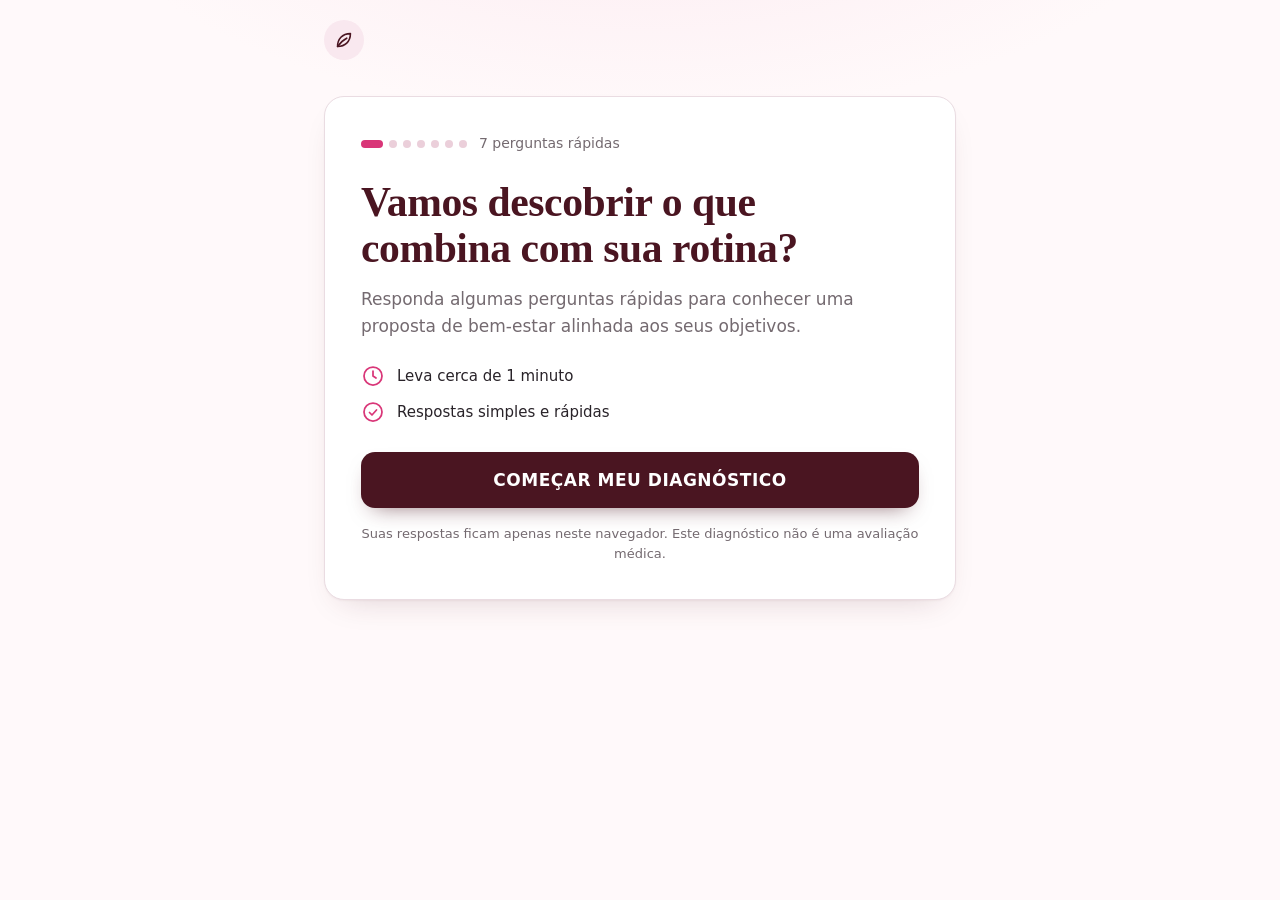
<file: quiz-bem-estar-7-dias/index.html>
<!DOCTYPE html>
<html lang="pt-BR">
<head>
  <meta charset="utf-8">
  <meta name="viewport" content="width=device-width, initial-scale=1, viewport-fit=cover">
  <meta name="color-scheme" content="light">
  <meta name="theme-color" content="#4A1521">
  <meta name="description" content="Responda algumas perguntas rápidas e conheça uma proposta de bem-estar alinhada à sua rotina e aos seus objetivos.">
  <title>Diagnóstico de bem-estar | Programa de 7 dias</title>
  <link rel="icon" href="data:image/svg+xml,%3Csvg xmlns='http://www.w3.org/2000/svg' viewBox='0 0 32 32'%3E%3Crect width='32' height='32' rx='9' fill='%234A1521'/%3E%3Cpath d='M8 24C8 15 13 9 24 8c0 11-6 16-16 16z' fill='%23F9E8EF'/%3E%3C/svg%3E">
  <link rel="stylesheet" href="style.css">
  <script src="script.js" defer></script>
</head>
<body>
  <a class="skip-link" href="#main">Ir para o conteúdo</a>

  <!-- Ícones SVG inline (sem dependências externas) -->
  <svg class="sprite" xmlns="http://www.w3.org/2000/svg" aria-hidden="true" focusable="false">
    <symbol id="icon-leaf" viewBox="0 0 24 24"><path d="M5 19c0-8 5-14 14-14 0 9-6 14-14 14Z"/><path d="M5 19c3-4 6-7 10-9"/></symbol>
    <symbol id="icon-clock" viewBox="0 0 24 24"><circle cx="12" cy="12" r="9"/><path d="M12 7v5l3 2"/></symbol>
    <symbol id="icon-check-circle" viewBox="0 0 24 24"><circle cx="12" cy="12" r="9"/><path d="m8.5 12.5 2.5 2.5 4.5-5"/></symbol>
    <symbol id="icon-check" viewBox="0 0 24 24"><path d="m5 12.5 4.5 4.5L19 7.5"/></symbol>
    <symbol id="icon-calendar" viewBox="0 0 24 24"><rect x="4" y="5" width="16" height="15" rx="3"/><path d="M8 3v4M16 3v4M4 10h16"/></symbol>
    <symbol id="icon-route" viewBox="0 0 24 24"><circle cx="6" cy="18" r="2"/><circle cx="18" cy="6" r="2"/><path d="M8 18h6a3 3 0 0 0 0-6h-4a3 3 0 0 1 0-6h6"/></symbol>
    <symbol id="icon-chart" viewBox="0 0 24 24"><path d="M4 19V5M4 19h16M8 15l4-4 3 3 5-6"/></symbol>
  </svg>

  <div class="page">
    <header class="site-header">
      <div class="brand-mark" aria-hidden="true">
        <svg class="icon"><use href="#icon-leaf"/></svg>
      </div>
      <h1 class="sr-only">Diagnóstico de bem-estar</h1>
      <button type="button" id="btn-header-restart" class="btn btn--ghost btn--small" hidden>Recomeçar</button>
    </header>

    <main id="main" class="stage">
      <noscript>
        <p class="error-box">Este diagnóstico precisa de JavaScript para funcionar. Ative o JavaScript no navegador e recarregue a página.</p>
      </noscript>

      <p id="app-error" class="error-box" role="alert" hidden>
        Não foi possível carregar o diagnóstico. Atualize a página e tente novamente.
      </p>

      <!-- ===== Tela de introdução ===== -->
      <section id="screen-intro" class="screen" aria-labelledby="intro-title" hidden>
        <div class="card" data-animate>
          <div class="steps-hint">
            <div class="steps-hint__dots" aria-hidden="true">
              <span></span><span></span><span></span><span></span><span></span><span></span><span></span>
            </div>
            <span class="steps-hint__text">7 perguntas rápidas</span>
          </div>

          <h2 id="intro-title" class="screen-title screen-title--xl" tabindex="-1">Vamos descobrir o que combina com sua rotina?</h2>
          <p class="lead">Responda algumas perguntas rápidas para conhecer uma proposta de bem-estar alinhada aos seus objetivos.</p>

          <ul class="meta-list">
            <li><svg class="icon" aria-hidden="true" focusable="false"><use href="#icon-clock"/></svg><span>Leva cerca de 1 minuto</span></li>
            <li><svg class="icon" aria-hidden="true" focusable="false"><use href="#icon-check-circle"/></svg><span>Respostas simples e rápidas</span></li>
          </ul>

          <button type="button" id="btn-start" class="btn btn--primary btn--cta btn--block">COMEÇAR MEU DIAGNÓSTICO</button>
          <p class="fineprint">Suas respostas ficam apenas neste navegador. Este diagnóstico não é uma avaliação médica.</p>
        </div>
      </section>

      <!-- ===== Tela de pergunta (conteúdo montado pelo script.js) ===== -->
      <section id="screen-question" class="screen" aria-labelledby="question-title" hidden>
        <div class="progress">
          <p id="progress-text" class="progress__text">Pergunta 1 de 7</p>
          <div id="progress-track" class="progress__track" role="progressbar" aria-label="Progresso do diagnóstico" aria-valuemin="1" aria-valuemax="7" aria-valuenow="1" aria-valuetext="Pergunta 1 de 7">
            <div id="progress-fill" class="progress__fill"></div>
          </div>
        </div>

        <div class="card" data-animate>
          <h2 id="question-title" class="screen-title" tabindex="-1"></h2>
          <p id="question-hint" class="question-hint"></p>
          <div id="options" class="options" role="radiogroup" aria-labelledby="question-title" aria-describedby="question-hint"></div>
        </div>

        <div class="nav">
          <button type="button" id="btn-back" class="btn btn--ghost">Voltar</button>
          <button type="button" id="btn-next" class="btn btn--primary btn--next" disabled>Continuar</button>
        </div>
      </section>

      <!-- ===== Tela de resultado ===== -->
      <section id="screen-result" class="screen" aria-labelledby="result-title" hidden>
        <article class="card" data-animate>
          <h2 id="result-title" class="screen-title screen-title--xl" tabindex="-1">Seu próximo passo começa com uma rotina possível</h2>
          <p id="result-summary" class="lead"></p>

          <dl id="result-answers" class="answer-summary"></dl>

          <h3 class="section-title">O que pode ajudar você a começar</h3>
          <ul id="result-tips" class="tips"></ul>
        </article>

        <article class="card card--program" aria-labelledby="program-title" data-animate>
          <h3 id="program-title" class="program__title">Conheça o Programa de Bem-Estar de 7 Dias</h3>
          <p class="program__text">Um programa digital com orientações organizadas para ajudar você a estruturar uma rotina de autocuidado, respeitando sua disponibilidade e seus objetivos.</p>

          <ul id="program-features" class="feature-list"></ul>

          <p id="start-note" class="program__note"></p>

          <button type="button" id="btn-cta" class="btn btn--light btn--cta btn--block">QUERO CONHECER O PROGRAMA</button>
          <p id="cta-message" class="cta-message" role="status" aria-live="polite"></p>
        </article>

        <p class="disclaimer">Este diagnóstico e o programa não substituem avaliação ou orientação profissional de saúde, quando necessária.</p>

        <button type="button" id="btn-restart" class="btn btn--ghost btn--block">Recomeçar diagnóstico</button>
      </section>
    </main>
  </div>
</body>
</html>
</file>
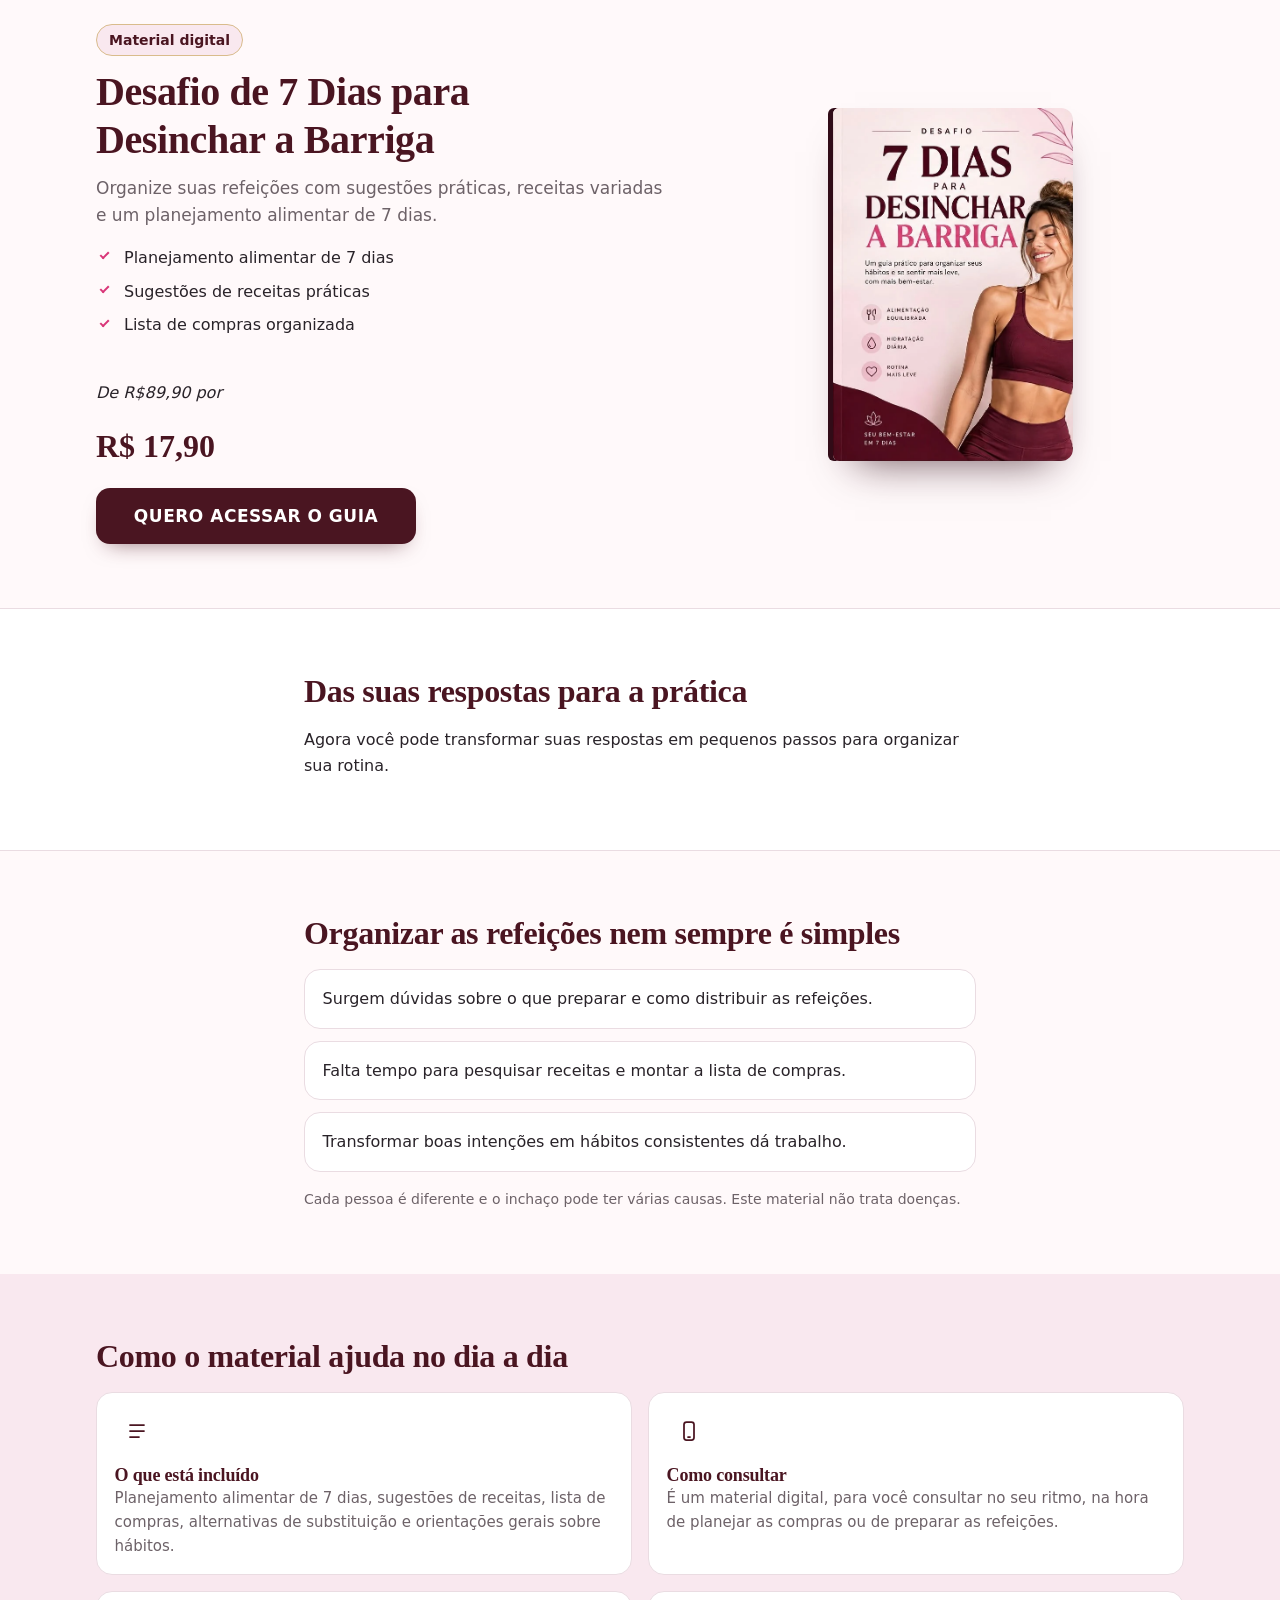
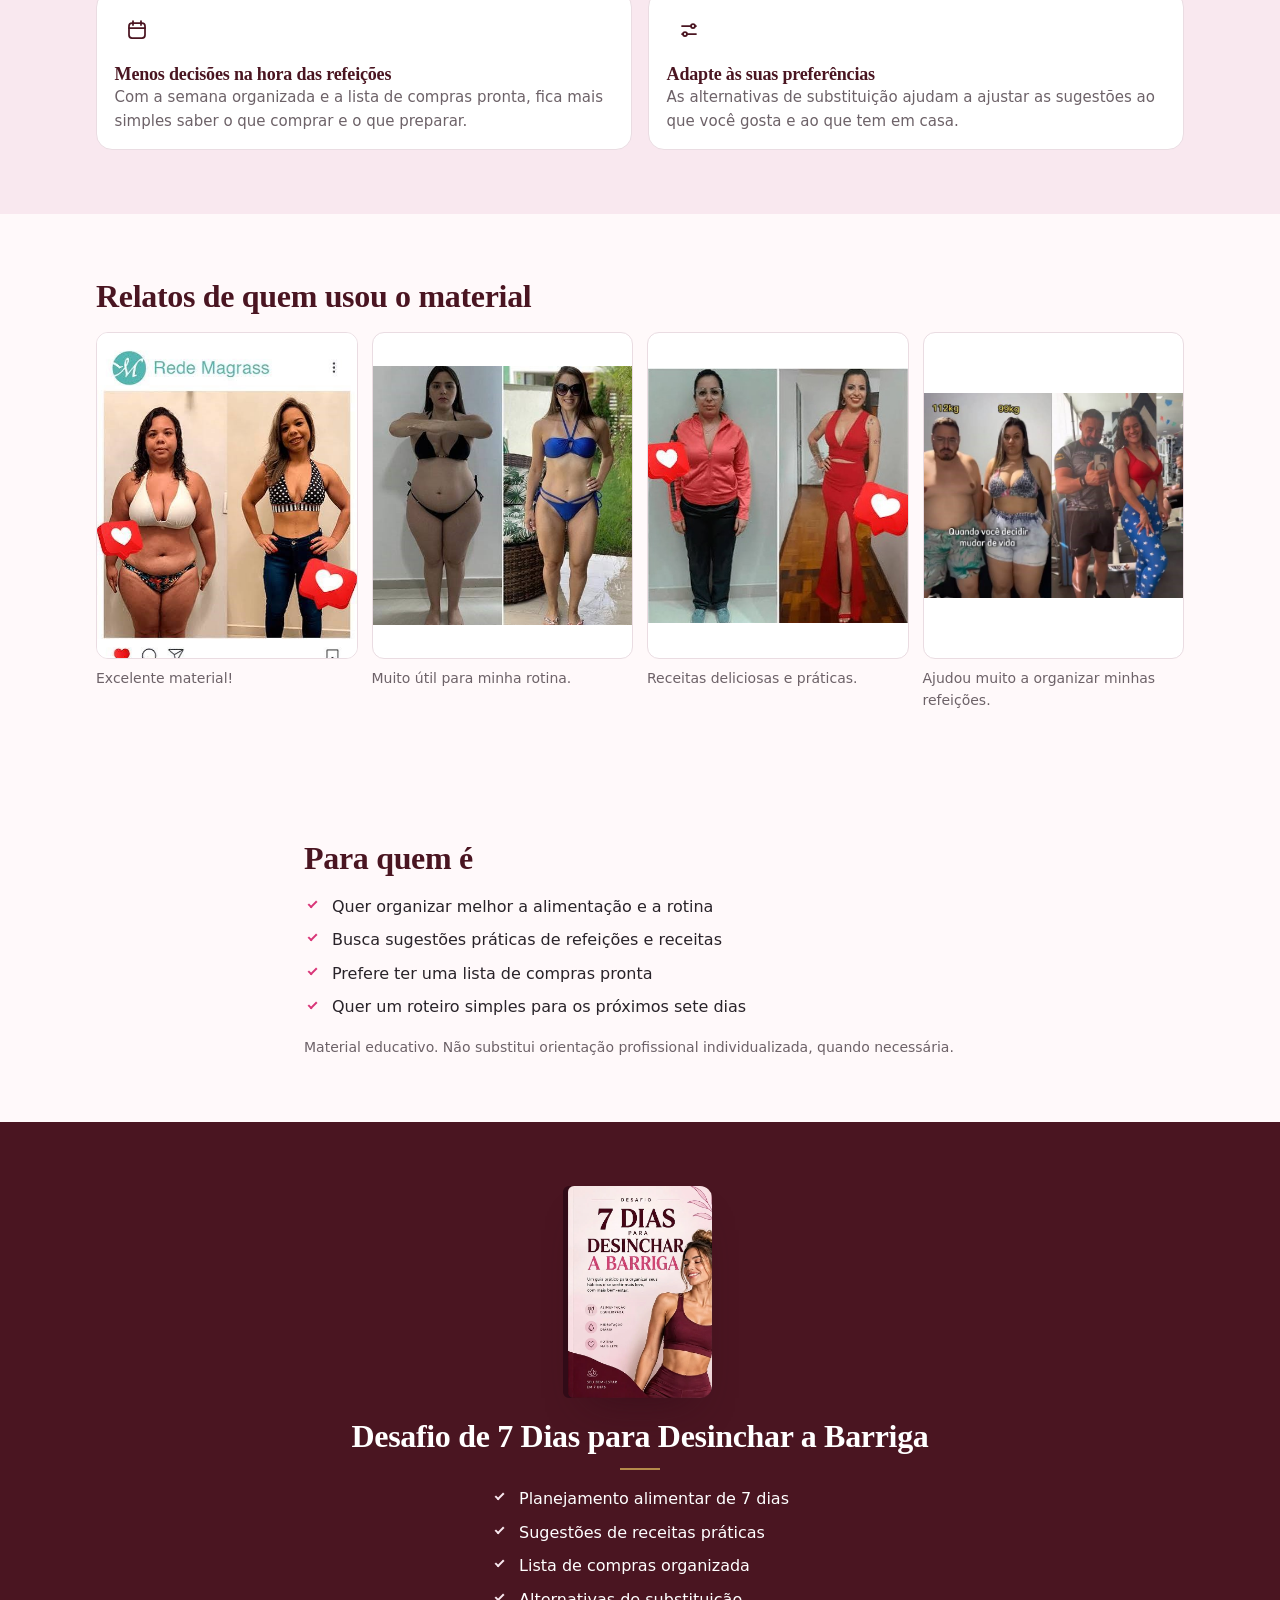
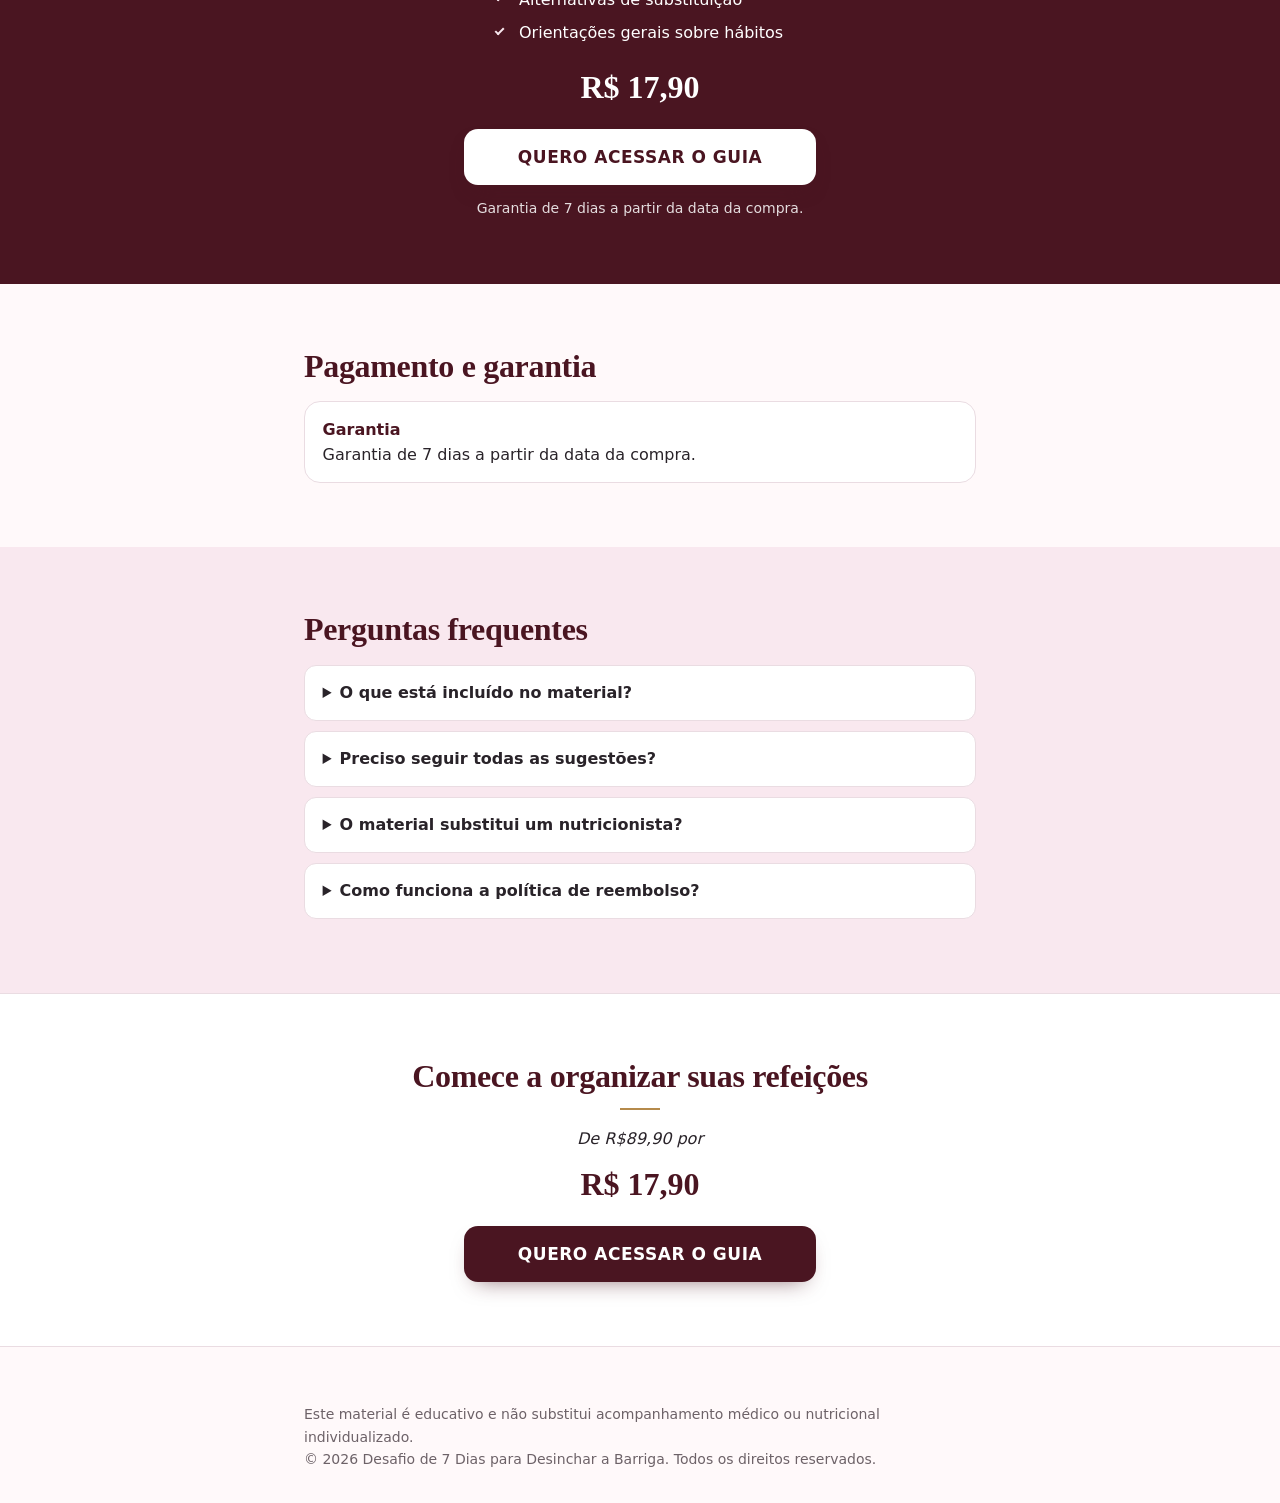
<file: quiz-bem-estar-7-dias/vendas.html>
<!DOCTYPE html>
<html lang="pt-BR">

<head>
  <meta charset="utf-8">
  <meta name="viewport" content="width=device-width, initial-scale=1, viewport-fit=cover">
  <title>Desafio de 7 Dias para Desinchar a Barriga</title>
  <meta name="description"
    content="Organize suas refeições com sugestões práticas, receitas variadas e um planejamento alimentar de 7 dias. Material digital.">
  <meta name="theme-color" content="#4A1521">
  <meta property="og:type" content="website">
  <meta property="og:locale" content="pt_BR">
  <meta property="og:title" content="Desafio de 7 Dias para Desinchar a Barriga">
  <meta property="og:description"
    content="Planejamento alimentar de 7 dias, receitas práticas e lista de compras organizada.">
  <link rel="icon"
    href="data:image/svg+xml,%3Csvg xmlns='http://www.w3.org/2000/svg' viewBox='0 0 32 32'%3E%3Crect width='32' height='32' rx='9' fill='%234A1521'/%3E%3Cpath d='M8 24C8 15 13 9 24 8c0 11-6 16-16 16z' fill='%23F9E8EF'/%3E%3C/svg%3E">
  <link rel="stylesheet" href="vendas.css">
  <script src="vendas.js" defer></script>
</head>

<body>
  <main>

    <!-- 1. PRIMEIRA DOBRA -->
    <section class="hero">
      <div class="wrap hero__grid">
        <div>
          <p class="tag">Material digital</p>
          <h1>Desafio de 7 Dias para Desinchar a Barriga</h1>
          <p class="sub">Organize suas refeições com sugestões práticas, receitas variadas e um planejamento alimentar
            de 7 dias.</p>
          <ul class="ticks">
            <li>Planejamento alimentar de 7 dias</li>
            <li>Sugestões de receitas práticas</li>
            <li>Lista de compras organizada</li>
            <br>
            <p> <i>De R$89,90 por</i> </p>
          </ul>
          <p class="promo" hidden><span>De <s data-regular></s> por</span><span>Oferta válida até <time
                data-end></time></span><span class="timer" data-timer role="timer" aria-live="off"></span></p>
          <p class="price"><strong>R$ 17,90</strong></p>
          <button type="button" id="hero-cta" class="btn" data-cta>QUERO ACESSAR O GUIA</button>
          <p class="cta-msg" role="status"></p>
        </div>
        <figure class="cover-wrap">
          <img class="cover-img" src="./capa-desafio.webp" width="547" height="805" fetchpriority="high"
            alt="Capa do guia Desafio de 7 Dias para Desinchar a Barriga">
        </figure>
      </div>
    </section>

    <!-- 2. CONTINUIDADE DO QUIZ -->
    <section class="band">
      <div class="wrap narrow">
        <h2>Das suas respostas para a prática</h2>
        <p>Agora você pode transformar suas respostas em pequenos passos para organizar sua rotina.</p>
        <p id="quiz-note"></p>
      </div>
    </section>

    <!-- 3. IDENTIFICAÇÃO -->
    <section>
      <div class="wrap narrow">
        <h2>Organizar as refeições nem sempre é simples</h2>
        <ul class="cards cards--1">
          <li>Surgem dúvidas sobre o que preparar e como distribuir as refeições.</li>
          <li>Falta tempo para pesquisar receitas e montar a lista de compras.</li>
          <li>Transformar boas intenções em hábitos consistentes dá trabalho.</li>
        </ul>
        <p class="note">Cada pessoa é diferente e o inchaço pode ter várias causas. Este material não trata doenças.</p>
      </div>
    </section>

    <!-- 4. CONTEÚDO REAL (aparece quando houver imagens em PREVIEWS no vendas.js) -->
    <section id="previa" class="alt" hidden>
      <div class="wrap">
        <h2>Veja exemplos do material</h2>
        <div id="previa-lista" class="previews"></div>
      </div>
    </section>

    <!-- 5. BENEFÍCIOS E CONTEÚDO -->
    <section class="alt-soft">
      <div class="wrap">
        <h2>Como o material ajuda no dia a dia</h2>
        <div class="grid2 benefits">
          <article class="box">
            <div class="ico-wrap"><svg class="ico" viewBox="0 0 24 24" aria-hidden="true">
                <path d="M5 6h14M5 12h14M5 18h9" />
              </svg></div>
            <h3>O que está incluído</h3>
            <p>Planejamento alimentar de 7 dias, sugestões de receitas, lista de compras, alternativas de substituição e
              orientações gerais sobre hábitos.</p>
          </article>
          <article class="box">
            <div class="ico-wrap"><svg class="ico" viewBox="0 0 24 24" aria-hidden="true">
                <rect x="7" y="3" width="10" height="18" rx="2.5" />
                <path d="M11 18h2" />
              </svg></div>
            <h3>Como consultar</h3>
            <p>É um material digital, para você consultar no seu ritmo, na hora de planejar as compras ou de preparar as
              refeições.</p>
          </article>
          <article class="box">
            <div class="ico-wrap"><svg class="ico" viewBox="0 0 24 24" aria-hidden="true">
                <rect x="4" y="5" width="16" height="15" rx="3" />
                <path d="M8 3v4M16 3v4M4 10h16" />
              </svg></div>
            <h3>Menos decisões na hora das refeições</h3>
            <p>Com a semana organizada e a lista de compras pronta, fica mais simples saber o que comprar e o que
              preparar.</p>
          </article>
          <article class="box">
            <div class="ico-wrap"><svg class="ico" viewBox="0 0 24 24" aria-hidden="true">
                <path d="M5 8h9M18 8h1M5 16h1M10 16h9" />
                <circle cx="16" cy="8" r="2" />
                <circle cx="8" cy="16" r="2" />
              </svg></div>
            <h3>Adapte às suas preferências</h3>
            <p>As alternativas de substituição ajudam a ajustar as sugestões ao que você gosta e ao que tem em casa.</p>
          </article>
        </div>
      </div>
    </section>

    <!-- 6. PROVAS SOCIAIS (só aparece com materiais reais configurados em vendas.js) -->
    <section id="provas" hidden>
      <div class="wrap">
        <h2>Relatos de quem usou o material</h2>
        <div id="provas-lista" class="proofs" role="region" aria-label="Relatos de clientes" tabindex="0"></div>
      </div>
    </section>

    <!-- 7. PARA QUEM É -->
    <section>
      <div class="wrap narrow">
        <h2>Para quem é</h2>
        <ul class="ticks">
          <li>Quer organizar melhor a alimentação e a rotina</li>
          <li>Busca sugestões práticas de refeições e receitas</li>
          <li>Prefere ter uma lista de compras pronta</li>
          <li>Quer um roteiro simples para os próximos sete dias</li>
        </ul>
        <p class="note">Material educativo. Não substitui orientação profissional individualizada, quando necessária.
        </p>
      </div>
    </section>

    <!-- 8. OFERTA -->
    <section id="oferta" class="offer">
      <div class="wrap narrow center">
        <img class="cover-img cover-img--sm" src="./capa-desafio.webp" width="547" height="805" loading="lazy"
          alt="Capa do guia Desafio de 7 Dias para Desinchar a Barriga">
        <h2>Desafio de 7 Dias para Desinchar a Barriga</h2>
        <ul class="ticks ticks--light">
          <li>Planejamento alimentar de 7 dias</li>
          <li>Sugestões de receitas práticas</li>
          <li>Lista de compras organizada</li>
          <li>Alternativas de substituição</li>
          <li>Orientações gerais sobre hábitos</li>
        </ul>
        <p class="promo" hidden><span>De <s data-regular></s> por</span><span>Oferta válida até <time
              data-end></time></span><span class="timer" data-timer role="timer" aria-live="off"></span></p>
        <p class="price price--big"><strong>R$ 17,90</strong></p>
        <button type="button" class="btn btn--light" data-cta>QUERO ACESSAR O GUIA</button>
        <p class="cta-msg" role="status"></p>
        <p id="info-acesso" class="micro"></p>
        <p id="info-garantia" class="micro"></p>

        <div id="bumps" class="bumps" hidden>
          <h3 class="bumps-title">Ofertas adicionais, opcionais</h3>
          <p class="micro">Disponíveis no checkout, com preços separados. Não estão incluídas nos R$ 17,90.</p>
          <ul id="bumps-lista" class="bumps-list"></ul>
        </div>
      </div>
    </section>

    <!-- 9. PAGAMENTO E GARANTIA (preenchido por vendas.js somente com dados confirmados) -->
    <section id="pagamento" hidden>
      <div class="wrap narrow">
        <h2>Pagamento e garantia</h2>
        <dl id="pagamento-lista" class="info"></dl>
      </div>
    </section>

    <!-- 10. FAQ -->
    <section class="alt">
      <div class="wrap narrow">
        <h2>Perguntas frequentes</h2>
        <details>
          <summary>O que está incluído no material?</summary>
          <p>Planejamento alimentar de 7 dias, sugestões de receitas, lista de compras, alternativas de substituição e
            orientações gerais sobre hábitos.</p>
        </details>
        <details data-faq="access">
          <summary>Como recebo o produto?</summary>
          <p></p>
        </details>
        <details data-faq="devices">
          <summary>Em quais dispositivos posso consultar o arquivo?</summary>
          <p></p>
        </details>
        <details>
          <summary>Preciso seguir todas as sugestões?</summary>
          <p>Não. As sugestões são um ponto de partida: você pode ajustar conforme suas preferências, sua rotina e suas
            necessidades.</p>
        </details>
        <details>
          <summary>O material substitui um nutricionista?</summary>
          <p>Não. O material é educativo e traz orientações gerais. Para um plano individualizado, procure um
            nutricionista ou outro profissional de saúde.</p>
        </details>
        <details data-faq="refund">
          <summary>Como funciona a política de reembolso?</summary>
          <p></p>
        </details>
      </div>
    </section>

    <!-- 11. CTA FINAL -->
    <section class="final">
      <div class="wrap narrow center">
        <h2>Comece a organizar suas refeições</h2>
        <p> <i>De R$89,90 por</i> </p>
        <p class="promo" hidden><span>De <s data-regular></s> por</span><span>Oferta válida até <time
              data-end></time></span><span class="timer" data-timer role="timer" aria-live="off"></span></p>
        <p class="price"><strong>R$ 17,90</strong></p>
        <button type="button" class="btn" data-cta>QUERO ACESSAR O GUIA</button>
        <p class="cta-msg" role="status"></p>
      </div>
    </section>

  </main>

  <footer>
    <div class="wrap narrow">
      <p id="rodape-id"></p>
      <nav id="rodape-links" aria-label="Documentos"></nav>
      <p class="micro">Este material é educativo e não substitui acompanhamento médico ou nutricional individualizado.
        <br>© 2026 Desafio de 7 Dias para Desinchar a
        Barriga. Todos os direitos reservados.</p>
    </div>
  </footer>

  <div id="sticky" class="sticky" hidden>
    <strong>R$ 17,90</strong>
    <button type="button" class="btn" data-cta>QUERO ACESSAR O GUIA</button>
    <p class="cta-msg" role="status"></p>
  </div>
</body>

</html>
</file>
<file: quiz-bem-estar-7-dias/style.css>
/* ==========================================================================
   Quiz de diagnóstico — Programa de Bem-Estar de 7 Dias
   CSS puro, sem frameworks e sem fontes ou recursos externos.
   ========================================================================== */

/* --------------------------------------------------------------------------
   1. Variáveis
   -------------------------------------------------------------------------- */
:root {
  /* Paleta */
  --burgundy: #4A1521;
  --burgundy-dark: #310B17;
  --pink: #D93678;
  --pink-soft: #F9E8EF;
  --bg: #FFF9FA;
  --white: #FFFFFF;
  --text: #292329;
  --text-muted: #746A70;
  --border: #EADCE2;
  /* Borda do marcador de rádio: precisa de contraste mínimo de 3:1 com o branco */
  --marker-border: #8F7C86;

  /* Formas e sombras */
  --radius-sm: 12px;
  --radius-md: 16px;
  --radius-lg: 20px;
  --shadow-soft: 0 1px 2px rgba(74, 21, 33, 0.04), 0 14px 34px -18px rgba(74, 21, 33, 0.22);

  /* Tipografia: apenas fontes do sistema */
  --font-body: system-ui, -apple-system, "Segoe UI", Roboto, "Helvetica Neue", Arial, sans-serif;
  --font-display: "Iowan Old Style", "Palatino Linotype", Palatino, "Book Antiqua", Georgia, serif;

  --ease: cubic-bezier(0.2, 0.7, 0.2, 1);
}

/* --------------------------------------------------------------------------
   2. Base
   -------------------------------------------------------------------------- */
*,
*::before,
*::after {
  box-sizing: border-box;
}

html {
  -webkit-text-size-adjust: 100%;
  text-size-adjust: 100%;
}

body {
  margin: 0;
  min-height: 100vh;
  min-height: 100dvh;
  background-color: var(--bg);
  background-image: radial-gradient(50rem 22rem at 50% -8rem, #FCEBF1 0%, rgba(252, 235, 241, 0) 70%);
  background-repeat: no-repeat;
  color: var(--text);
  font-family: var(--font-body);
  font-size: 1rem;
  line-height: 1.55;
  -webkit-font-smoothing: antialiased;
  -webkit-tap-highlight-color: transparent;
  overflow-x: hidden;
  overflow-x: clip;
}

[hidden] {
  display: none !important;
}

h1, h2, h3, h4, p, ul, dl, dd {
  margin: 0;
}

ul {
  padding: 0;
  list-style: none;
}

button {
  font: inherit;
}

.sr-only {
  position: absolute;
  width: 1px;
  height: 1px;
  margin: -1px;
  padding: 0;
  overflow: hidden;
  clip: rect(0, 0, 0, 0);
  white-space: nowrap;
  border: 0;
}

.sprite {
  position: absolute;
  width: 0;
  height: 0;
  overflow: hidden;
}

.skip-link {
  position: absolute;
  top: -4rem;
  left: 1rem;
  z-index: 10;
  padding: 0.75rem 1rem;
  border-radius: var(--radius-sm);
  background: var(--burgundy);
  color: var(--white);
  text-decoration: none;
}

.skip-link:focus {
  top: 1rem;
}

.icon {
  flex: none;
  width: 1.5rem;
  height: 1.5rem;
  fill: none;
  stroke: currentColor;
  stroke-width: 1.75;
  stroke-linecap: round;
  stroke-linejoin: round;
}

/* --------------------------------------------------------------------------
   3. Estrutura da página
   -------------------------------------------------------------------------- */
.page {
  display: flex;
  flex-direction: column;
  width: 100%;
  max-width: 42rem;
  min-height: 100vh;
  min-height: 100dvh;
  margin: 0 auto;
  padding-right: max(1.25rem, env(safe-area-inset-right));
  padding-bottom: max(1.5rem, env(safe-area-inset-bottom));
  padding-left: max(1.25rem, env(safe-area-inset-left));
}

.site-header {
  display: flex;
  align-items: center;
  justify-content: space-between;
  min-height: 4.5rem;
  padding: 1rem 0 0.5rem;
}

.brand-mark {
  display: grid;
  place-items: center;
  width: 2.5rem;
  height: 2.5rem;
  border-radius: 50%;
  background: var(--pink-soft);
  color: var(--burgundy);
}

.brand-mark .icon {
  width: 1.375rem;
  height: 1.375rem;
}

.stage {
  flex: 1;
  min-width: 0;
  padding: clamp(0rem, 2vh, 1.5rem) 0 2rem;
}

.screen {
  min-width: 0;
}

/* --------------------------------------------------------------------------
   4. Cartões e tipografia
   -------------------------------------------------------------------------- */
.card {
  padding: clamp(1.25rem, 4.5vw, 2.25rem);
  border: 1px solid var(--border);
  border-radius: var(--radius-lg);
  background: var(--white);
  box-shadow: var(--shadow-soft);
}

.screen-title {
  font-family: var(--font-display);
  font-size: clamp(1.5rem, 4.6vw, 1.875rem);
  font-weight: 600;
  line-height: 1.2;
  letter-spacing: -0.01em;
  color: var(--burgundy);
  overflow-wrap: break-word;
  text-wrap: balance;
}

.screen-title--xl {
  font-size: clamp(1.85rem, 6.4vw, 2.6rem);
  line-height: 1.12;
}

/* O título recebe foco programático (leitores de tela), sem contorno visual */
.screen-title:focus {
  outline: none;
}

.lead {
  max-width: 34rem;
  margin-top: 0.875rem;
  color: var(--text-muted);
  font-size: 1.0625rem;
  line-height: 1.6;
}

.fineprint {
  margin-top: 1rem;
  color: var(--text-muted);
  font-size: 0.8125rem;
  line-height: 1.5;
  text-align: center;
}

.section-title {
  margin-top: 2rem;
  font-family: var(--font-display);
  font-size: 1.25rem;
  font-weight: 600;
  line-height: 1.3;
  color: var(--burgundy);
}

/* --------------------------------------------------------------------------
   5. Botões
   -------------------------------------------------------------------------- */
.btn {
  display: inline-flex;
  align-items: center;
  justify-content: center;
  gap: 0.5rem;
  min-height: 3.25rem;
  padding: 0 1.5rem;
  border: 1.5px solid transparent;
  border-radius: 14px;
  background: transparent;
  color: var(--burgundy);
  font-weight: 600;
  line-height: 1.2;
  text-align: center;
  cursor: pointer;
  transition: background-color 0.18s ease, color 0.18s ease, transform 0.18s var(--ease), box-shadow 0.18s ease, opacity 0.18s ease;
}

.btn:focus-visible {
  outline: 3px solid var(--pink);
  outline-offset: 3px;
}

.btn:disabled {
  opacity: 0.4;
  box-shadow: none;
  cursor: not-allowed;
}

.btn--block {
  width: 100%;
}

.btn--small {
  min-height: 2.5rem;
  padding: 0 1rem;
  font-size: 0.9375rem;
}

.btn--cta {
  min-height: 3.5rem;
  padding: 0 1rem;
  font-size: clamp(0.9375rem, 4.2vw, 1.0625rem);
  letter-spacing: 0.03em;
}

.btn--primary {
  background: var(--burgundy);
  color: var(--white);
  box-shadow: 0 10px 22px -12px rgba(74, 21, 33, 0.65);
}

.btn--light {
  background: var(--white);
  color: var(--burgundy);
  box-shadow: 0 12px 26px -14px rgba(0, 0, 0, 0.55);
}

.btn--ghost:hover:not(:disabled) {
  background: var(--pink-soft);
}

@media (hover: hover) {
  .btn--primary:hover:not(:disabled) {
    background: var(--burgundy-dark);
    transform: translateY(-1px);
  }

  .btn--light:hover:not(:disabled) {
    background: var(--pink-soft);
    transform: translateY(-1px);
  }
}

.btn:active:not(:disabled) {
  transform: translateY(0) scale(0.99);
}

/* --------------------------------------------------------------------------
   6. Introdução
   -------------------------------------------------------------------------- */
.steps-hint {
  display: flex;
  align-items: center;
  gap: 0.75rem;
  margin-bottom: 1.5rem;
}

.steps-hint__dots {
  display: flex;
  align-items: center;
  gap: 0.375rem;
}

.steps-hint__dots span {
  width: 0.5rem;
  height: 0.5rem;
  border-radius: 50%;
  background: #EBCFDA;
}

.steps-hint__dots span:first-child {
  width: 1.375rem;
  border-radius: 999px;
  background: var(--pink);
}

.steps-hint__text {
  color: var(--text-muted);
  font-size: 0.875rem;
}

.meta-list {
  display: grid;
  gap: 0.75rem;
  margin: 1.5rem 0 1.75rem;
  font-size: 0.9375rem;
}

.meta-list li {
  display: flex;
  align-items: center;
  gap: 0.75rem;
}

.meta-list .icon {
  color: var(--pink);
}

/* --------------------------------------------------------------------------
   7. Perguntas
   -------------------------------------------------------------------------- */
.progress {
  margin-bottom: 1rem;
}

.progress__text {
  margin-bottom: 0.5rem;
  color: var(--text-muted);
  font-size: 0.875rem;
  font-weight: 500;
}

.progress__track {
  height: 0.5rem;
  overflow: hidden;
  border-radius: 999px;
  background: var(--pink-soft);
  box-shadow: inset 0 0 0 1px var(--border);
}

.progress__fill {
  width: 0;
  height: 100%;
  border-radius: inherit;
  background: var(--pink);
  transition: width 0.45s var(--ease);
}

.question-hint {
  margin-top: 0.5rem;
  color: var(--text-muted);
  font-size: 0.9375rem;
}

.question-hint:empty {
  display: none;
}

.options {
  display: grid;
  gap: 0.75rem;
  margin-top: 1.5rem;
}

.option {
  position: relative;
  display: block;
}

/* O rádio nativo cobre todo o cartão: toque amplo e teclado funcionando de graça */
.option__input {
  position: absolute;
  inset: 0;
  z-index: 1;
  width: 100%;
  height: 100%;
  margin: 0;
  opacity: 0;
  cursor: pointer;
}

.option__body {
  display: flex;
  align-items: center;
  gap: 0.875rem;
  min-height: 3.75rem;
  padding: 0.875rem 1rem;
  border: 1.5px solid var(--border);
  border-radius: var(--radius-md);
  background: var(--white);
  transition: border-color 0.16s ease, background-color 0.16s ease, box-shadow 0.16s ease, transform 0.16s var(--ease);
}

.option__marker {
  display: grid;
  place-items: center;
  flex: none;
  width: 1.5rem;
  height: 1.5rem;
  border: 2px solid var(--marker-border);
  border-radius: 50%;
  color: var(--white);
  transition: background-color 0.16s ease, border-color 0.16s ease;
}

.option__marker .icon {
  width: 0.875rem;
  height: 0.875rem;
  stroke-width: 3;
  opacity: 0;
  transform: scale(0.5);
  transition: opacity 0.16s ease, transform 0.2s var(--ease);
}

.option__text {
  min-width: 0;
  font-weight: 500;
  line-height: 1.4;
  overflow-wrap: break-word;
}

@media (hover: hover) {
  .option__input:not(:checked):hover + .option__body {
    border-color: #E0A3BA;
    background: #FFFBFC;
  }
}

.option__input:active + .option__body {
  transform: scale(0.992);
}

.option__input:checked + .option__body {
  border-color: var(--pink);
  background: var(--pink-soft);
  box-shadow: 0 0 0 1px var(--pink);
}

.option__input:checked + .option__body .option__marker {
  border-color: var(--pink);
  background: var(--pink);
}

.option__input:checked + .option__body .option__marker .icon {
  opacity: 1;
  transform: none;
}

.option__input:focus-visible + .option__body {
  outline: 3px solid var(--burgundy);
  outline-offset: 2px;
}

.nav {
  display: flex;
  align-items: center;
  justify-content: space-between;
  gap: 0.75rem;
  margin-top: 1rem;
}

.btn--next {
  min-width: 9.5rem;
  margin-left: auto;
}

/* --------------------------------------------------------------------------
   8. Resultado
   -------------------------------------------------------------------------- */
.answer-summary {
  margin-top: 1.5rem;
  border-top: 1px solid var(--border);
}

.answer-summary__row {
  display: grid;
  gap: 0.125rem;
  padding: 0.75rem 0;
  border-bottom: 1px solid var(--border);
}

.answer-summary dt {
  color: var(--text-muted);
  font-size: 0.8125rem;
}

.answer-summary dd {
  font-weight: 600;
  line-height: 1.4;
}

.tips {
  display: grid;
  gap: 1.25rem;
  margin-top: 1.25rem;
}

.tip {
  display: grid;
  grid-template-columns: auto 1fr;
  gap: 1rem;
  align-items: start;
}

.tip__icon {
  display: grid;
  place-items: center;
  width: 2.75rem;
  height: 2.75rem;
  border-radius: 14px;
  background: var(--pink-soft);
  color: var(--burgundy);
}

.tip__title {
  font-size: 1rem;
  font-weight: 700;
  line-height: 1.35;
}

.tip__text {
  margin-top: 0.25rem;
  color: var(--text-muted);
  line-height: 1.6;
}

.card--program {
  margin-top: 1.25rem;
  border-color: var(--burgundy-dark);
  background: var(--burgundy);
  color: var(--white);
  box-shadow: 0 26px 50px -30px rgba(49, 11, 23, 0.75);
}

.program__title {
  font-family: var(--font-display);
  font-size: clamp(1.5rem, 5vw, 1.875rem);
  font-weight: 600;
  line-height: 1.2;
  letter-spacing: -0.01em;
  color: var(--white);
  text-wrap: balance;
}

.program__text {
  margin-top: 0.75rem;
  color: rgba(255, 255, 255, 0.88);
}

.feature-list {
  display: grid;
  gap: 0.875rem;
  margin-top: 1.5rem;
}

.feature-list li {
  display: flex;
  align-items: flex-start;
  gap: 0.75rem;
  line-height: 1.5;
}

.feature-list__check {
  display: grid;
  place-items: center;
  flex: none;
  width: 1.5rem;
  height: 1.5rem;
  margin-top: 0.0625rem;
  border-radius: 50%;
  background: rgba(249, 232, 239, 0.16);
  color: var(--pink-soft);
}

.feature-list__check .icon {
  width: 0.875rem;
  height: 0.875rem;
  stroke-width: 2.5;
}

.program__note {
  margin-top: 1.5rem;
  padding-top: 1.25rem;
  border-top: 1px solid rgba(249, 232, 239, 0.2);
  color: rgba(255, 255, 255, 0.88);
  font-size: 0.9375rem;
}

.card--program .btn--cta {
  margin-top: 1.25rem;
}

.cta-message {
  margin-top: 0.75rem;
  color: var(--pink-soft);
  font-size: 0.875rem;
  text-align: center;
}

.cta-message:empty {
  display: none;
}

.disclaimer {
  max-width: 34rem;
  margin: 1.25rem auto 0.75rem;
  color: var(--text-muted);
  font-size: 0.8125rem;
  line-height: 1.5;
  text-align: center;
}

.error-box {
  padding: 1rem 1.25rem;
  border: 1px solid var(--border);
  border-radius: var(--radius-md);
  background: var(--white);
  color: var(--burgundy);
  font-weight: 500;
}

/* --------------------------------------------------------------------------
   9. Layouts maiores
   -------------------------------------------------------------------------- */
@media (min-width: 36rem) {
  .answer-summary__row {
    grid-template-columns: 13rem 1fr;
    gap: 1rem;
    align-items: baseline;
  }
}

@media (min-width: 64rem) {
  .stage {
    padding-top: 1.5rem;
  }
}

/* --------------------------------------------------------------------------
   10. Animações discretas (entrada de tela)
   -------------------------------------------------------------------------- */
@keyframes enter-forward {
  from { opacity: 0; transform: translateX(14px); }
  to   { opacity: 1; transform: none; }
}

@keyframes enter-back {
  from { opacity: 0; transform: translateX(-14px); }
  to   { opacity: 1; transform: none; }
}

.is-entering-forward {
  animation: enter-forward 0.28s var(--ease) both;
}

.is-entering-back {
  animation: enter-back 0.28s var(--ease) both;
}

/* Respeita a preferência do sistema por menos movimento */
@media (prefers-reduced-motion: reduce) {
  *,
  *::before,
  *::after {
    animation-duration: 0.01ms !important;
    animation-iteration-count: 1 !important;
    transition-duration: 0.01ms !important;
    scroll-behavior: auto !important;
  }
}
</file>
<file: quiz-bem-estar-7-dias/vendas.css>
/* Página de vendas — Desafio de 7 Dias. CSS puro, fontes do sistema. */
:root{--bg:#FFF9FA;--wine:#4A1521;--wine2:#310B17;--pink:#D93678;--soft:#F9E8EF;--text:#292329;--muted:#6D6268;--line:#EADCE2;--r:16px;
--gold:#B58A4B;--font:system-ui,-apple-system,"Segoe UI",Roboto,"Helvetica Neue",Arial,sans-serif;--head:"Iowan Old Style","Palatino Linotype",Georgia,serif}
*,*::before,*::after{box-sizing:border-box}
html{-webkit-text-size-adjust:100%;scroll-behavior:smooth}
body{margin:0;background:var(--bg);color:var(--text);font:1rem/1.6 var(--font);overflow-x:hidden;overflow-x:clip;-webkit-tap-highlight-color:transparent}
[hidden]{display:none!important}
h1,h2,h3,p,ul,ol,dl,dd,figure{margin:0}
ul,ol{padding:0;list-style:none}
h1,h2,h3{font-family:var(--head);color:var(--wine);line-height:1.18;letter-spacing:-.01em;text-wrap:balance}
h1{font-size:clamp(1.65rem,6.2vw,2.5rem)}
h2{font-size:clamp(1.45rem,5vw,2rem);margin-bottom:1rem}
h3{font-size:1.125rem}
section{padding:clamp(2.25rem,7vw,4rem) 0}
.wrap{width:min(100% - 2.5rem,68rem);margin:0 auto}
.narrow{max-width:42rem}
.center{text-align:center}
.alt{background:var(--soft)}
.band{background:#fff;border-block:1px solid var(--line)}
.band p+p{margin-top:.5rem}
.note,.micro{color:var(--muted);font-size:.875rem}
.note{margin-top:1rem}
.micro{margin-top:.75rem}

/* Botões */
.btn{display:inline-flex;align-items:center;justify-content:center;width:100%;min-height:3.5rem;padding:0 1rem;border:0;border-radius:14px;background:var(--wine);color:#fff;font:700 clamp(.9375rem,4vw,1.0625rem)/1.2 var(--font);letter-spacing:.03em;cursor:pointer;box-shadow:0 10px 22px -12px rgba(74,21,33,.65);transition:background-color .18s,transform .18s}
.btn:hover{background:var(--wine2);transform:translateY(-1px)}
.btn:focus-visible{outline:3px solid var(--pink);outline-offset:3px}
.btn--light{background:#fff;color:var(--wine)}
.btn--light:hover{background:var(--soft)}
.cta-msg{margin-top:.5rem;font-size:.875rem;color:var(--wine)}
.cta-msg:empty{display:none}
.offer .cta-msg{color:var(--soft)}

/* Hero */
.hero{padding-top:1.5rem}
.hero__grid{display:grid;gap:1.5rem}
.tag{display:inline-block;margin-bottom:.75rem;padding:.25rem .75rem;border-radius:999px;background:var(--soft);color:var(--wine);font-size:.875rem;font-weight:600}
.sub{margin-top:.75rem;color:var(--muted);font-size:1.0625rem}
.ticks{display:grid;gap:.5rem;margin:1rem 0}
.ticks li{position:relative;padding-left:1.75rem}
.ticks li::before{content:"";position:absolute;left:.25rem;top:.45rem;width:.55rem;height:.3rem;border-left:2.5px solid var(--pink);border-bottom:2.5px solid var(--pink);transform:rotate(-45deg)}
.price{margin:.5rem 0 1rem;font-size:1.25rem}
.price strong{font-family:var(--head);font-size:2rem;color:var(--wine)}
.cover-wrap{display:grid;justify-items:center;gap:.5rem;order:-1}
.cover-wrap figcaption{color:var(--muted);font-size:.8125rem}
.cover-img{display:block;width:min(62%,15rem);height:auto;border-radius:6px 12px 12px 6px;box-shadow:-5px 0 0 var(--wine2),0 22px 40px -22px rgba(49,11,23,.7)}
.cover-img--sm{width:9rem;margin:0 auto 1.25rem}
.mini-img{display:block;width:3.5rem;height:auto;margin-bottom:.75rem;border-radius:3px 6px 6px 3px;box-shadow:-3px 0 0 var(--wine2)}
.promo{display:flex;flex-wrap:wrap;align-items:center;gap:.25rem .75rem;margin-top:.5rem;color:var(--muted);font-size:.9375rem}
.promo s{font-weight:600}
.timer{padding:.1rem .6rem;border-radius:8px;background:var(--soft);color:var(--wine);font-weight:700;font-variant-numeric:tabular-nums}
.offer .promo{justify-content:center;color:var(--soft)}
.offer .timer{background:#fff}

/* Cards */
.cards{display:grid;gap:.75rem}
.cards>li,.box{padding:1rem 1.1rem;border:1px solid var(--line);border-radius:var(--r);background:#fff}
.days{grid-template-columns:1fr}
.days li{display:grid;grid-template-columns:2.5rem 1fr;column-gap:.9rem}
.days b{grid-row:span 2;display:grid;place-items:center;width:2.5rem;height:2.5rem;border-radius:50%;background:var(--soft);color:var(--wine);font-family:var(--head);font-size:1.25rem}
.days p,.box p{color:var(--muted);font-size:.9375rem}
.grid2{display:grid;gap:1rem}
.mini{display:grid;place-items:center;width:3rem;height:3.75rem;margin-bottom:.75rem;border-radius:6px 10px 10px 6px;background:var(--wine);color:#fff;font-weight:700;font-size:.8125rem}
.provas-item img{display:block;width:100%;height:auto;border-radius:12px}
.provas-item figcaption{margin-top:.5rem;color:var(--muted);font-size:.875rem}

/* Oferta */
.offer{background:var(--wine);color:#fff}
.offer h2,.offer .price strong{color:#fff}
.offer .micro{color:rgba(255,255,255,.85)}
.ticks--light{justify-content:center;width:fit-content;margin-inline:auto;text-align:left}
.ticks--light li::before{border-color:var(--soft)}

/* Pagamento, FAQ, rodapé */
.info{display:grid;gap:.75rem}
.info div{padding:.9rem 1.1rem;border:1px solid var(--line);border-radius:var(--r);background:#fff}
.info dt{font-weight:700;color:var(--wine)}
details{margin-bottom:.6rem;border:1px solid var(--line);border-radius:12px;background:#fff}
summary{padding:.9rem 1.1rem;font-weight:600;cursor:pointer}
summary:focus-visible{outline:3px solid var(--pink);outline-offset:2px;border-radius:12px}
details p{padding:0 1.1rem 1rem;color:var(--muted)}
.final{background:#fff;border-top:1px solid var(--line)}
.final p+p{margin-top:.5rem}
footer{padding:2rem 0 calc(6rem + env(safe-area-inset-bottom));border-top:1px solid var(--line);font-size:.875rem;color:var(--muted)}
#rodape-links{display:flex;flex-wrap:wrap;gap:.5rem 1.25rem;margin:.75rem 0}
#rodape-links a{color:var(--wine)}

/* CTA fixo (somente celular) */
.sticky{position:fixed;inset:auto 0 0 0;z-index:20;display:flex;flex-wrap:wrap;align-items:center;gap:.5rem .75rem;padding:.6rem 1rem calc(.6rem + env(safe-area-inset-bottom));background:#fff;border-top:1px solid var(--line);box-shadow:0 -8px 24px -16px rgba(74,21,33,.4)}
.sticky strong{font:700 1.25rem var(--head);color:var(--wine)}
.sticky .btn{flex:1;min-height:3rem}
.sticky .cta-msg{flex-basis:100%;margin:0}

@media (min-width:48rem){
  .hero__grid{grid-template-columns:1.25fr 1fr;align-items:center;gap:3rem}
  .cover-wrap{order:0}
  .btn{width:auto;min-width:20rem}
  .center .btn{min-width:22rem}
  .days{grid-template-columns:repeat(2,1fr)}
  .grid2{grid-template-columns:repeat(2,1fr)}
  .sticky{display:none!important}
  footer{padding-bottom:2rem}
}
@media (prefers-reduced-motion:reduce){*{transition-duration:.01ms!important;scroll-behavior:auto!important}}

/* Detalhes dourados discretos */
.tag{border:1px solid #D9BC8C}
.center h2::after{content:"";display:block;width:2.5rem;height:2px;margin:.75rem auto 0;background:var(--gold)}
/* Benefícios, prévias e ofertas adicionais */
.alt-soft{background:var(--soft)}
.ico-wrap{display:grid;place-items:center;width:2.75rem;height:2.75rem;margin-bottom:.75rem;border-radius:14px;background:var(--soft);color:var(--wine)}
.alt-soft .ico-wrap{background:#fff}
.ico{width:1.5rem;height:1.5rem;fill:none;stroke:currentColor;stroke-width:1.75;stroke-linecap:round;stroke-linejoin:round}
.previews{display:grid;gap:1rem}
.previews figure{margin:0}
.previews img{display:block;width:100%;height:auto;border:1px solid var(--line);border-radius:12px;background:#fff}
.previews figcaption{margin-top:.5rem;color:var(--muted);font-size:.875rem}
.bumps{margin-top:2rem;padding-top:1.5rem;border-top:1px solid rgba(249,232,239,.25);text-align:left}
.bumps-title{color:#fff;font-size:1.125rem}
.bumps-list{display:grid;gap:.75rem;margin-top:1rem}
.bumps-list li{padding:.9rem 1.1rem;border-radius:var(--r);background:#fff;color:var(--text)}
.bumps-list strong{display:block;margin-top:.25rem;color:var(--wine)}
.bumps-list span{color:var(--muted);font-size:.9375rem}
@media (min-width:48rem){.previews{grid-template-columns:repeat(3,1fr)}}

/* Capa menor no celular: título, preço e botão precisam caber na primeira tela */
@media (max-width:47.99rem){.hero .cover-img{width:min(40%,9.5rem)}.hero{padding-top:1rem}}

/* Provas sociais: espaços no formato de post do Instagram (altere --proof-ratio para 1/1 se preferir quadrado) */
.proofs{--proof-ratio:4/5;display:flex;gap:.875rem;margin:0 -1.25rem;padding:.25rem 1.25rem 1rem;overflow-x:auto;scroll-snap-type:x mandatory;scrollbar-width:thin}
.proofs:focus-visible{outline:3px solid var(--pink);outline-offset:2px}
.proof{flex:0 0 78%;max-width:20rem;margin:0;scroll-snap-align:center}
.proof__frame{aspect-ratio:var(--proof-ratio);overflow:hidden;border:1px solid var(--line);border-radius:12px;background:#fff;display:grid;place-items:center}
.proof__frame img{display:block;width:100%;height:100%;object-fit:contain}
.proof__frame--empty{border:2px dashed #D9BC8C;background:var(--soft);color:var(--muted);text-align:center;font-size:.875rem;white-space:pre-line;padding:1rem}
.proof figcaption{margin-top:.5rem;color:var(--muted);font-size:.875rem}
.edit-note{margin-bottom:.75rem;padding:.5rem .75rem;border-radius:10px;background:#FFF4DC;color:#6B4E12;font-size:.875rem}
@media (min-width:48rem){.proofs{display:grid;grid-template-columns:repeat(2,1fr);margin:0;padding:0;overflow:visible}.proof{max-width:none}}
@media (min-width:64rem){.proofs{grid-template-columns:repeat(4,1fr)}}
</file>
